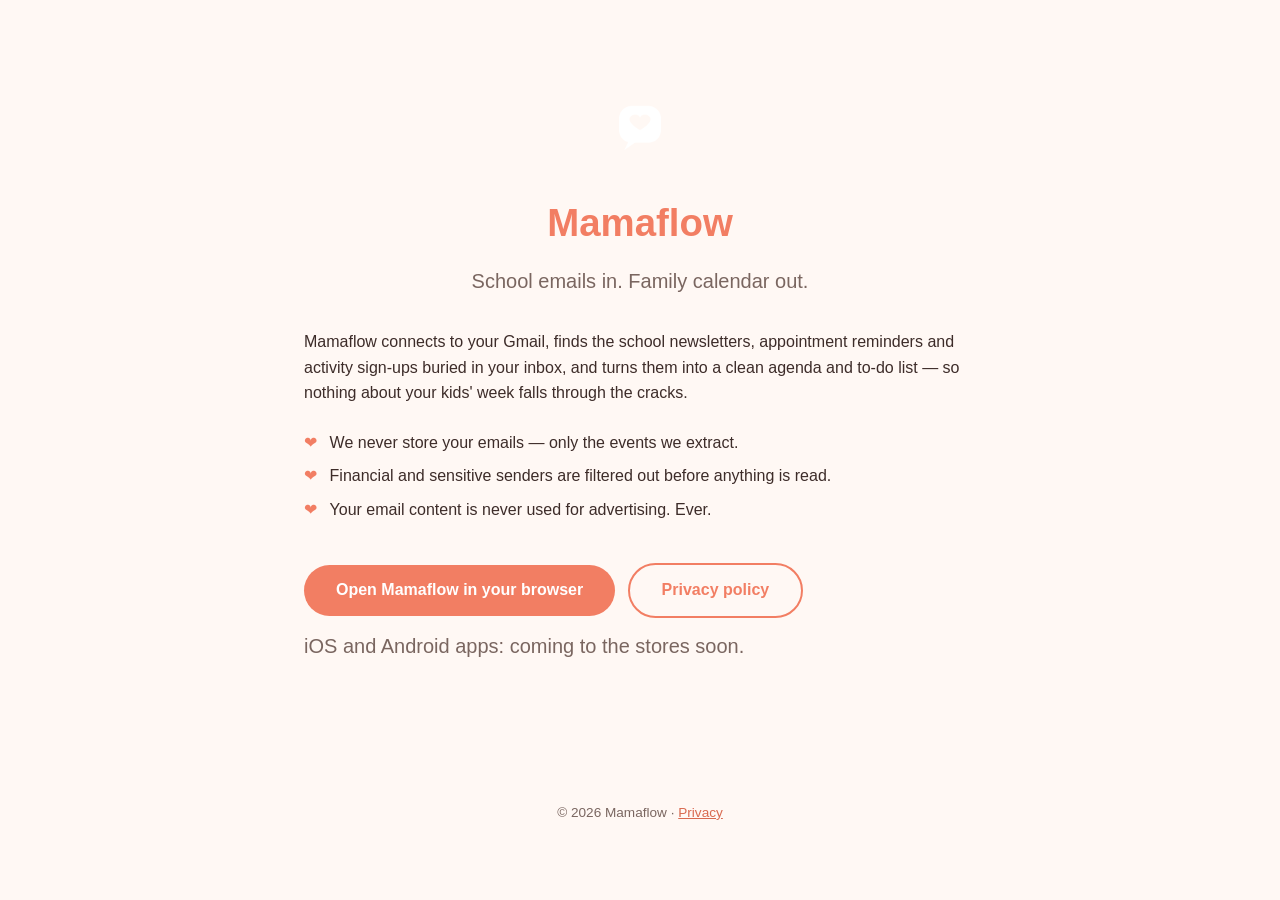
<file: website/index.html>
<!DOCTYPE html>
<html lang="en">
<head>
  <meta charset="utf-8">
  <meta name="viewport" content="width=device-width, initial-scale=1">
  <meta name="description" content="Mamaflow reads the school and activity emails you never have time for and turns them into a family calendar and to-do list.">
  <title>Mamaflow — your family inbox, sorted</title>
  <meta name="theme-color" content="#F27E63">
  <link rel="stylesheet" href="style.css">
  <link rel="icon" href="assets/logo.png">
</head>
<body>
  <main>
    <header class="hero">
      <img src="assets/logo.png" alt="Mamaflow logo">
      <h1>Mamaflow</h1>
      <p class="tagline">School emails in. Family calendar out.</p>
    </header>
    <p>Mamaflow connects to your Gmail, finds the school newsletters, appointment
    reminders and activity sign-ups buried in your inbox, and turns them into a
    clean agenda and to-do list — so nothing about your kids' week falls through
    the cracks.</p>
    <ul class="trust">
      <li>We never store your emails — only the events we extract.</li>
      <li>Financial and sensitive senders are filtered out before anything is read.</li>
      <li>Your email content is never used for advertising. Ever.</li>
    </ul>
    <p>
      <a class="cta" href="https://app.themamaflow.com">Open Mamaflow in your browser</a>
      <a class="cta secondary" href="privacy.html">Privacy policy</a>
    </p>
    <p class="tagline">iOS and Android apps: coming to the stores soon.</p>
  </main>
  <footer>
    <p>&copy; 2026 Mamaflow · <a href="privacy.html">Privacy</a></p>
  </footer>
</body>
</html>
</file>
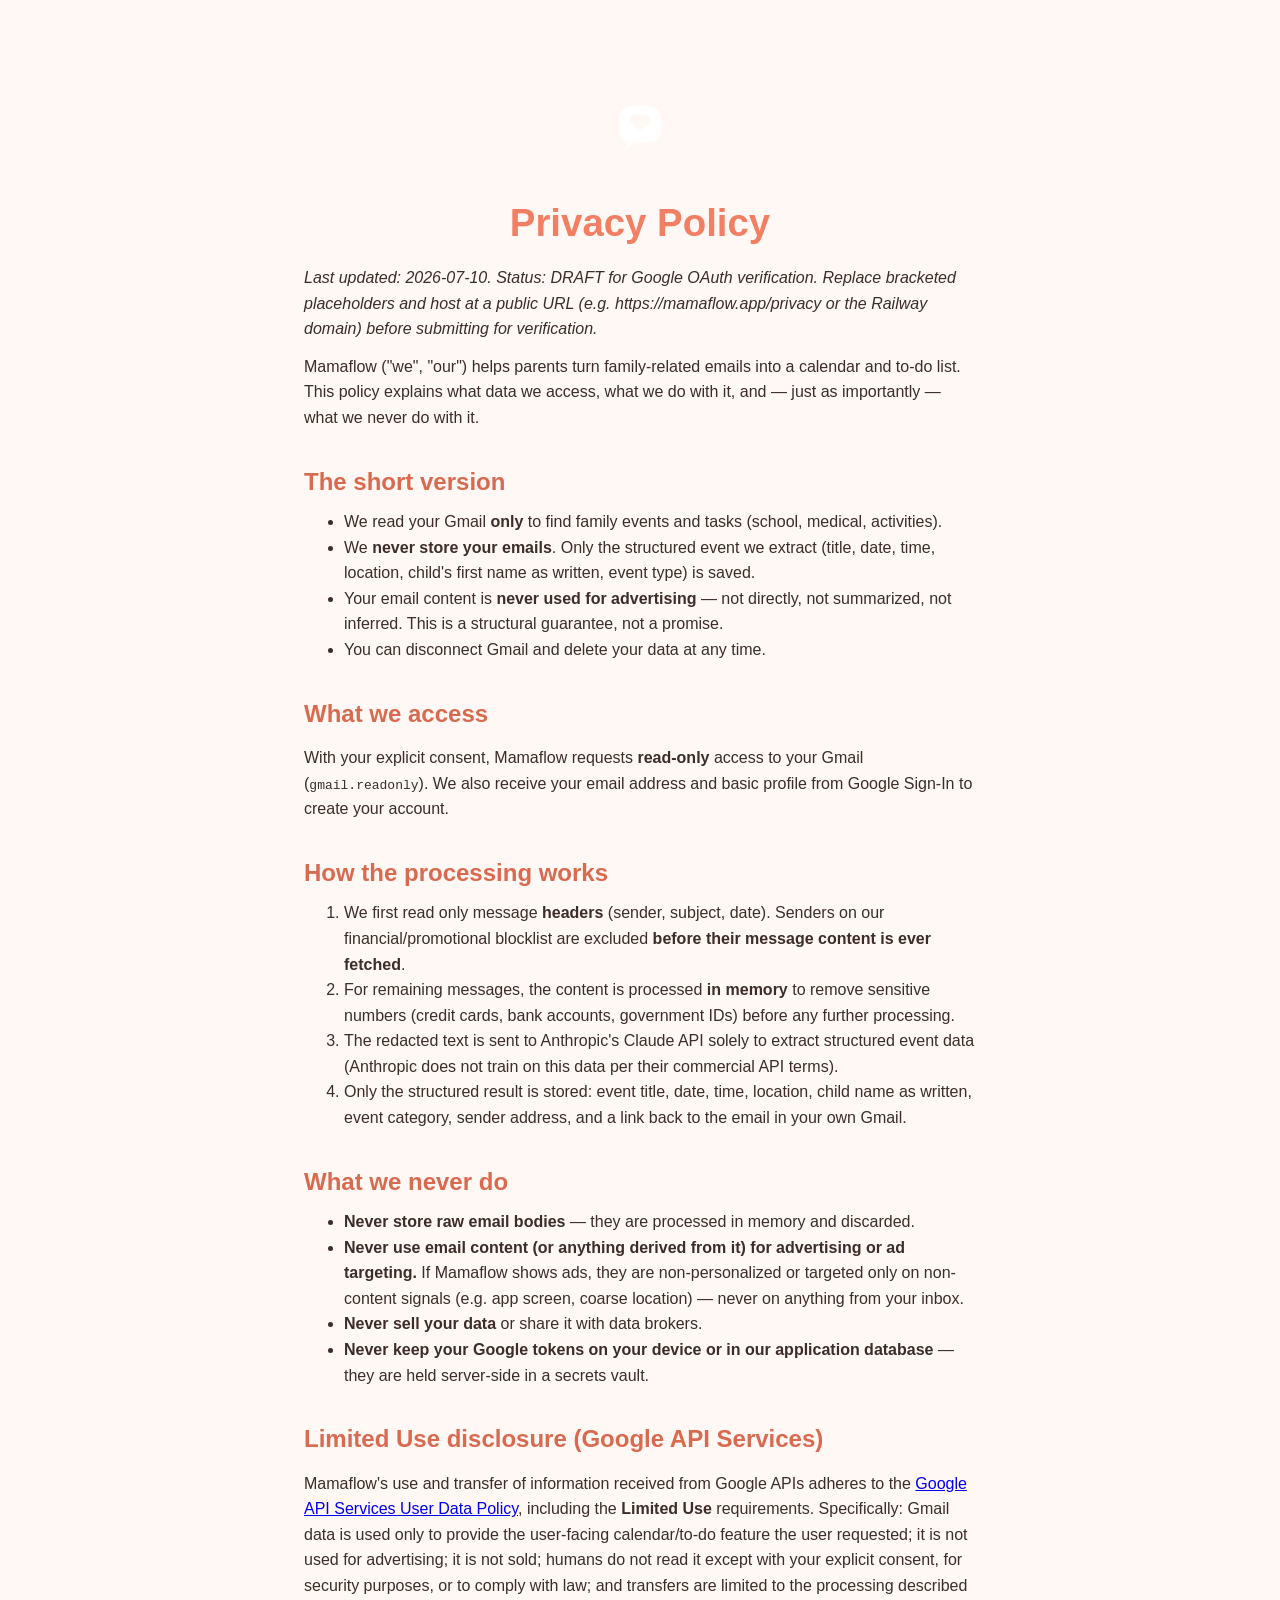
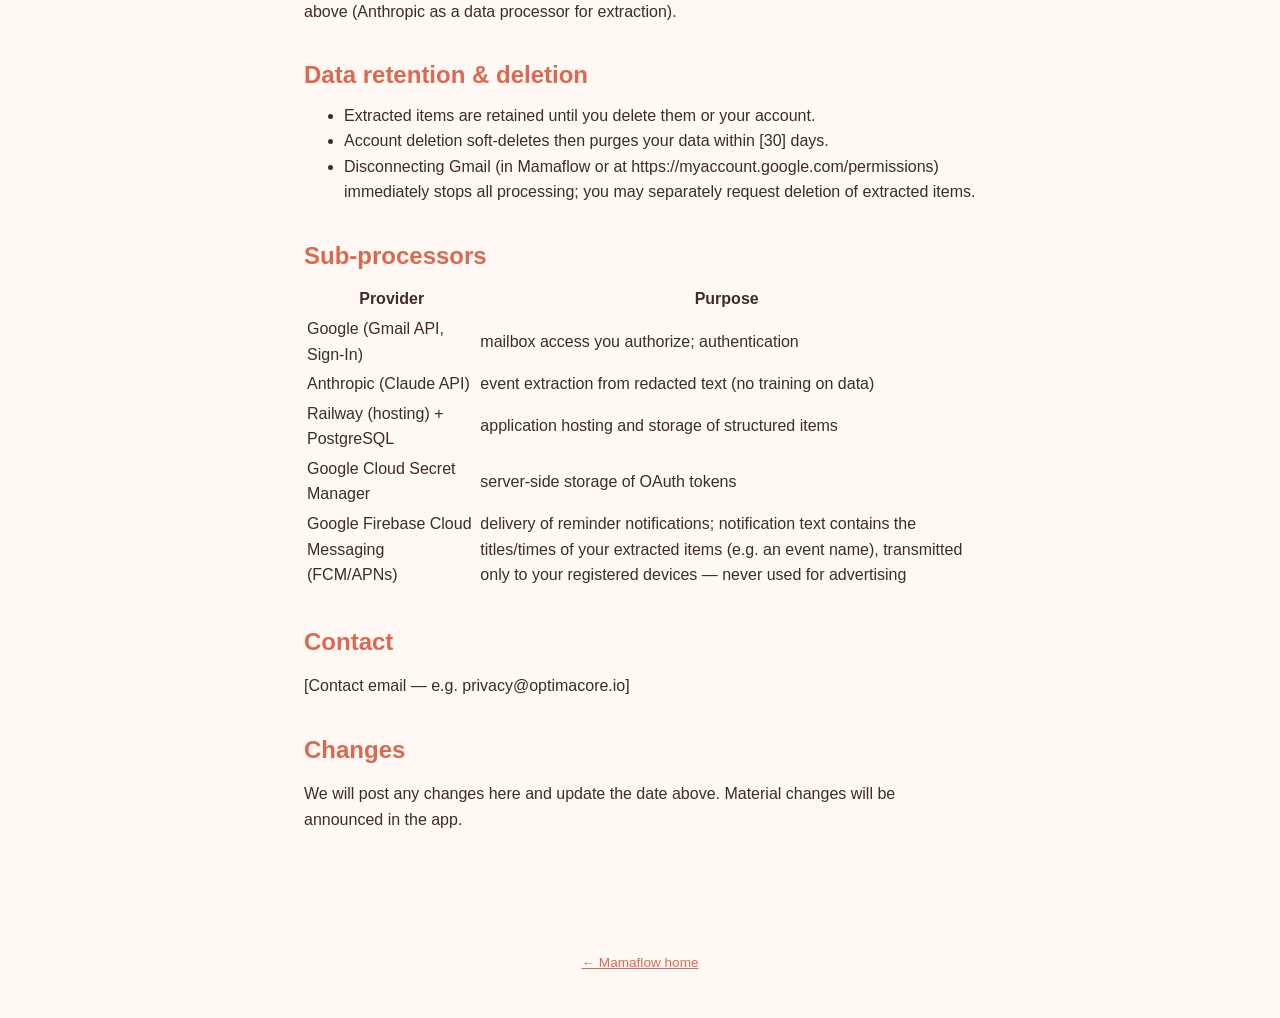
<file: website/privacy.html>
<!DOCTYPE html>
<html lang="en">
<head>
  <meta charset="utf-8">
  <meta name="viewport" content="width=device-width, initial-scale=1">
  <title>Privacy Policy — Mamaflow</title>
  <meta name="theme-color" content="#F27E63">
  <link rel="stylesheet" href="style.css">
  <link rel="icon" href="assets/logo.png">
</head>
<body>
  <main>
    <header class="hero">
      <img src="assets/logo.png" alt="Mamaflow logo">
      <h1>Privacy Policy</h1>
    </header>
    <p><em>Last updated: 2026-07-10. Status: DRAFT for Google OAuth verification. Replace bracketed placeholders and host at a public URL (e.g. https://mamaflow.app/privacy or the Railway domain) before submitting for verification.</em></p>
    <p>Mamaflow ("we", "our") helps parents turn family-related emails into a calendar and to-do list. This policy explains what data we access, what we do with it, and — just as importantly — what we never do with it.</p>
    <h2>The short version</h2>
    <ul>
      <li>We read your Gmail <strong>only</strong> to find family events and tasks (school, medical, activities).</li>
      <li>We <strong>never store your emails</strong>. Only the structured event we extract (title, date, time, location, child's first name as written, event type) is saved.</li>
      <li>Your email content is <strong>never used for advertising</strong> — not directly, not summarized, not inferred. This is a structural guarantee, not a promise.</li>
      <li>You can disconnect Gmail and delete your data at any time.</li>
    </ul>
    <h2>What we access</h2>
    <p>With your explicit consent, Mamaflow requests <strong>read-only</strong> access to your Gmail (<code>gmail.readonly</code>). We also receive your email address and basic profile from Google Sign-In to create your account.</p>
    <h2>How the processing works</h2>
    <ol>
      <li>We first read only message <strong>headers</strong> (sender, subject, date). Senders on our financial/promotional blocklist are excluded <strong>before their message content is ever fetched</strong>.</li>
      <li>For remaining messages, the content is processed <strong>in memory</strong> to remove sensitive numbers (credit cards, bank accounts, government IDs) before any further processing.</li>
      <li>The redacted text is sent to Anthropic's Claude API solely to extract structured event data (Anthropic does not train on this data per their commercial API terms).</li>
      <li>Only the structured result is stored: event title, date, time, location, child name as written, event category, sender address, and a link back to the email in your own Gmail.</li>
    </ol>
    <h2>What we never do</h2>
    <ul>
      <li><strong>Never store raw email bodies</strong> — they are processed in memory and discarded.</li>
      <li><strong>Never use email content (or anything derived from it) for advertising or ad targeting.</strong> If Mamaflow shows ads, they are non-personalized or targeted only on non-content signals (e.g. app screen, coarse location) — never on anything from your inbox.</li>
      <li><strong>Never sell your data</strong> or share it with data brokers.</li>
      <li><strong>Never keep your Google tokens on your device or in our application database</strong> — they are held server-side in a secrets vault.</li>
    </ul>
    <h2>Limited Use disclosure (Google API Services)</h2>
    <p>Mamaflow's use and transfer of information received from Google APIs adheres to the <a href="https://developers.google.com/terms/api-services-user-data-policy">Google API Services User Data Policy</a>, including the <strong>Limited Use</strong> requirements. Specifically: Gmail data is used only to provide the user-facing calendar/to-do feature the user requested; it is not used for advertising; it is not sold; humans do not read it except with your explicit consent, for security purposes, or to comply with law; and transfers are limited to the processing described above (Anthropic as a data processor for extraction).</p>
    <h2>Data retention &amp; deletion</h2>
    <ul>
      <li>Extracted items are retained until you delete them or your account.</li>
      <li>Account deletion soft-deletes then purges your data within [30] days.</li>
      <li>Disconnecting Gmail (in Mamaflow or at https://myaccount.google.com/permissions) immediately stops all processing; you may separately request deletion of extracted items.</li>
    </ul>
    <h2>Sub-processors</h2>
    <table>
      <thead>
        <tr>
          <th>Provider</th>
          <th>Purpose</th>
        </tr>
      </thead>
      <tbody>
        <tr>
          <td>Google (Gmail API, Sign-In)</td>
          <td>mailbox access you authorize; authentication</td>
        </tr>
        <tr>
          <td>Anthropic (Claude API)</td>
          <td>event extraction from redacted text (no training on data)</td>
        </tr>
        <tr>
          <td>Railway (hosting) + PostgreSQL</td>
          <td>application hosting and storage of structured items</td>
        </tr>
        <tr>
          <td>Google Cloud Secret Manager</td>
          <td>server-side storage of OAuth tokens</td>
        </tr>
        <tr>
          <td>Google Firebase Cloud Messaging (FCM/APNs)</td>
          <td>delivery of reminder notifications; notification text contains the titles/times of your extracted items (e.g. an event name), transmitted only to your registered devices — never used for advertising</td>
        </tr>
      </tbody>
    </table>
    <h2>Contact</h2>
    <p>[Contact email — e.g. privacy@optimacore.io]</p>
    <h2>Changes</h2>
    <p>We will post any changes here and update the date above. Material changes will be announced in the app.</p>
  </main>
  <footer><p><a href="index.html">&larr; Mamaflow home</a></p></footer>
</body>
</html>
</file>
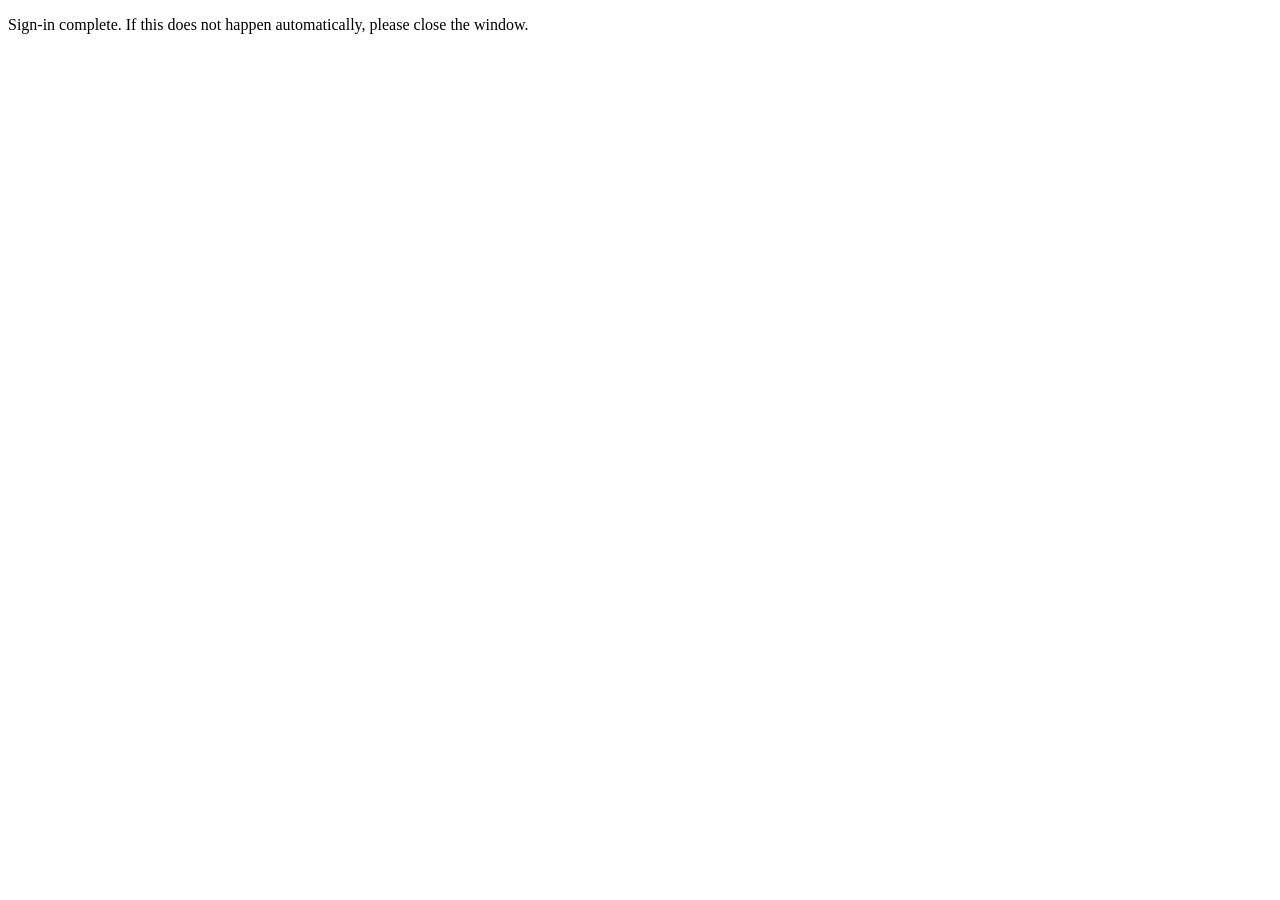
<file: frontend/web/auth.html>
<!DOCTYPE html>
<title>Signing in…</title>
<p>Sign-in complete. If this does not happen automatically, please close the window.</p>
<script>
  function postAuthenticationMessage() {
    const message = {
      'flutter-web-auth-2': window.location.href
    };

    if (window.opener) {
      window.opener.postMessage(message, window.location.origin);
      window.close();
    } else if (window.parent && window.parent !== window) {
      window.parent.postMessage(message, window.location.origin);
    } else {
      localStorage.setItem('flutter-web-auth-2', window.location.href);
      window.close();
    }
  }

  postAuthenticationMessage();
</script>
</file>
<file: website/style.css>
/* Mamaflow landing — Mama Coral brand. No JS, no trackers, by design. */
:root {
  --coral: #F27E63;
  --coral-dark: #D96A50;
  --cream: #FFF8F4;
  --ink: #3D2C29;
  --ink-soft: #7A6660;
}
* { box-sizing: border-box; margin: 0; }
body {
  font-family: -apple-system, BlinkMacSystemFont, "Segoe UI", Roboto, sans-serif;
  background: var(--cream);
  color: var(--ink);
  line-height: 1.6;
}
main { max-width: 720px; margin: 0 auto; padding: 3rem 1.5rem 4rem; }
header.hero { text-align: center; padding-top: 2rem; }
header.hero img { width: 96px; height: 96px; }
h1 { font-size: 2.4rem; color: var(--coral); margin: 0.5rem 0 0.25rem; }
.tagline { font-size: 1.25rem; color: var(--ink-soft); margin-bottom: 2rem; }
h2 { color: var(--coral-dark); margin: 2rem 0 0.5rem; }
p { margin: 0.75rem 0; }
ul.trust { list-style: none; padding: 0; margin: 1.5rem 0; }
ul.trust li { padding-left: 1.6rem; position: relative; margin: 0.5rem 0; }
ul.trust li::before { content: "\2764"; color: var(--coral); position: absolute; left: 0; }
.cta {
  display: inline-block; background: var(--coral); color: #fff;
  padding: 0.8rem 2rem; border-radius: 999px; text-decoration: none;
  font-weight: 600; margin: 1rem 0.5rem 0 0;
}
.cta.secondary { background: transparent; color: var(--coral); border: 2px solid var(--coral); }
footer { text-align: center; color: var(--ink-soft); font-size: 0.85rem; padding: 2rem 1rem; }
footer a { color: var(--coral-dark); }
</file>
